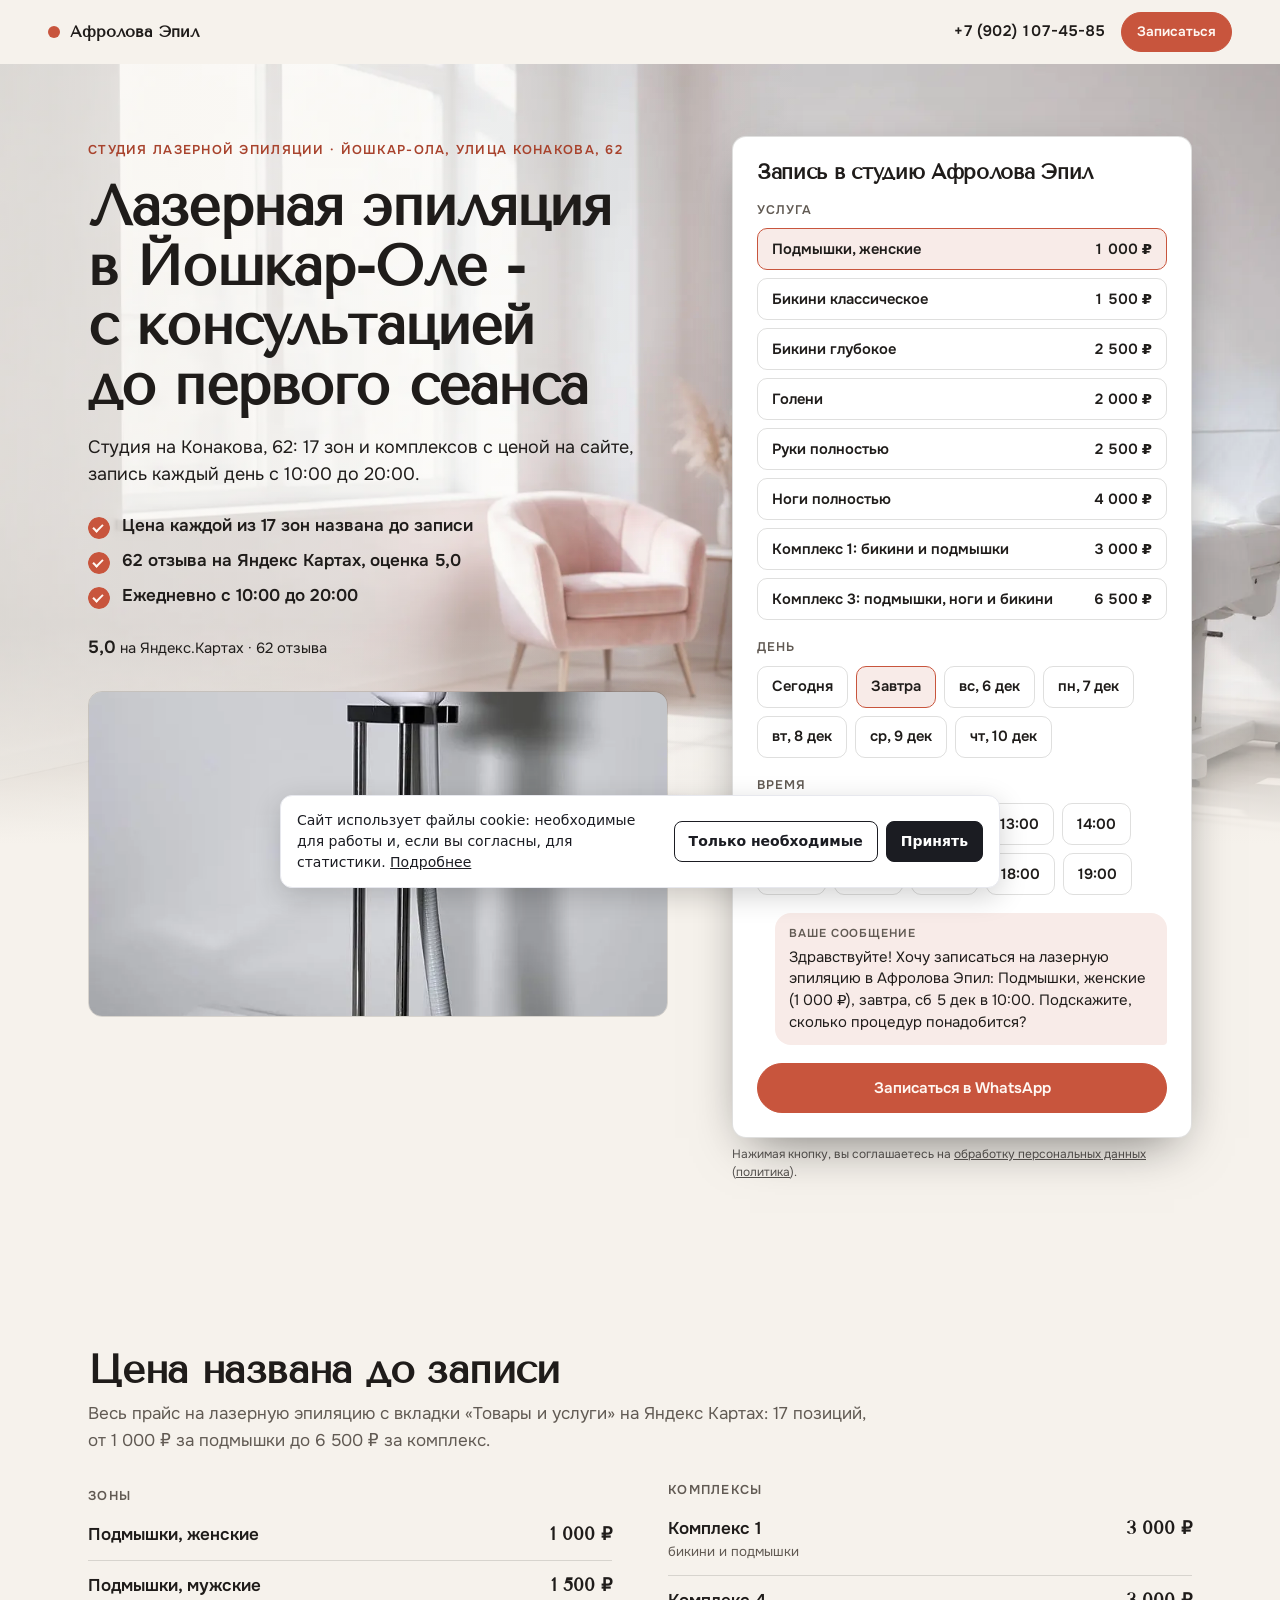
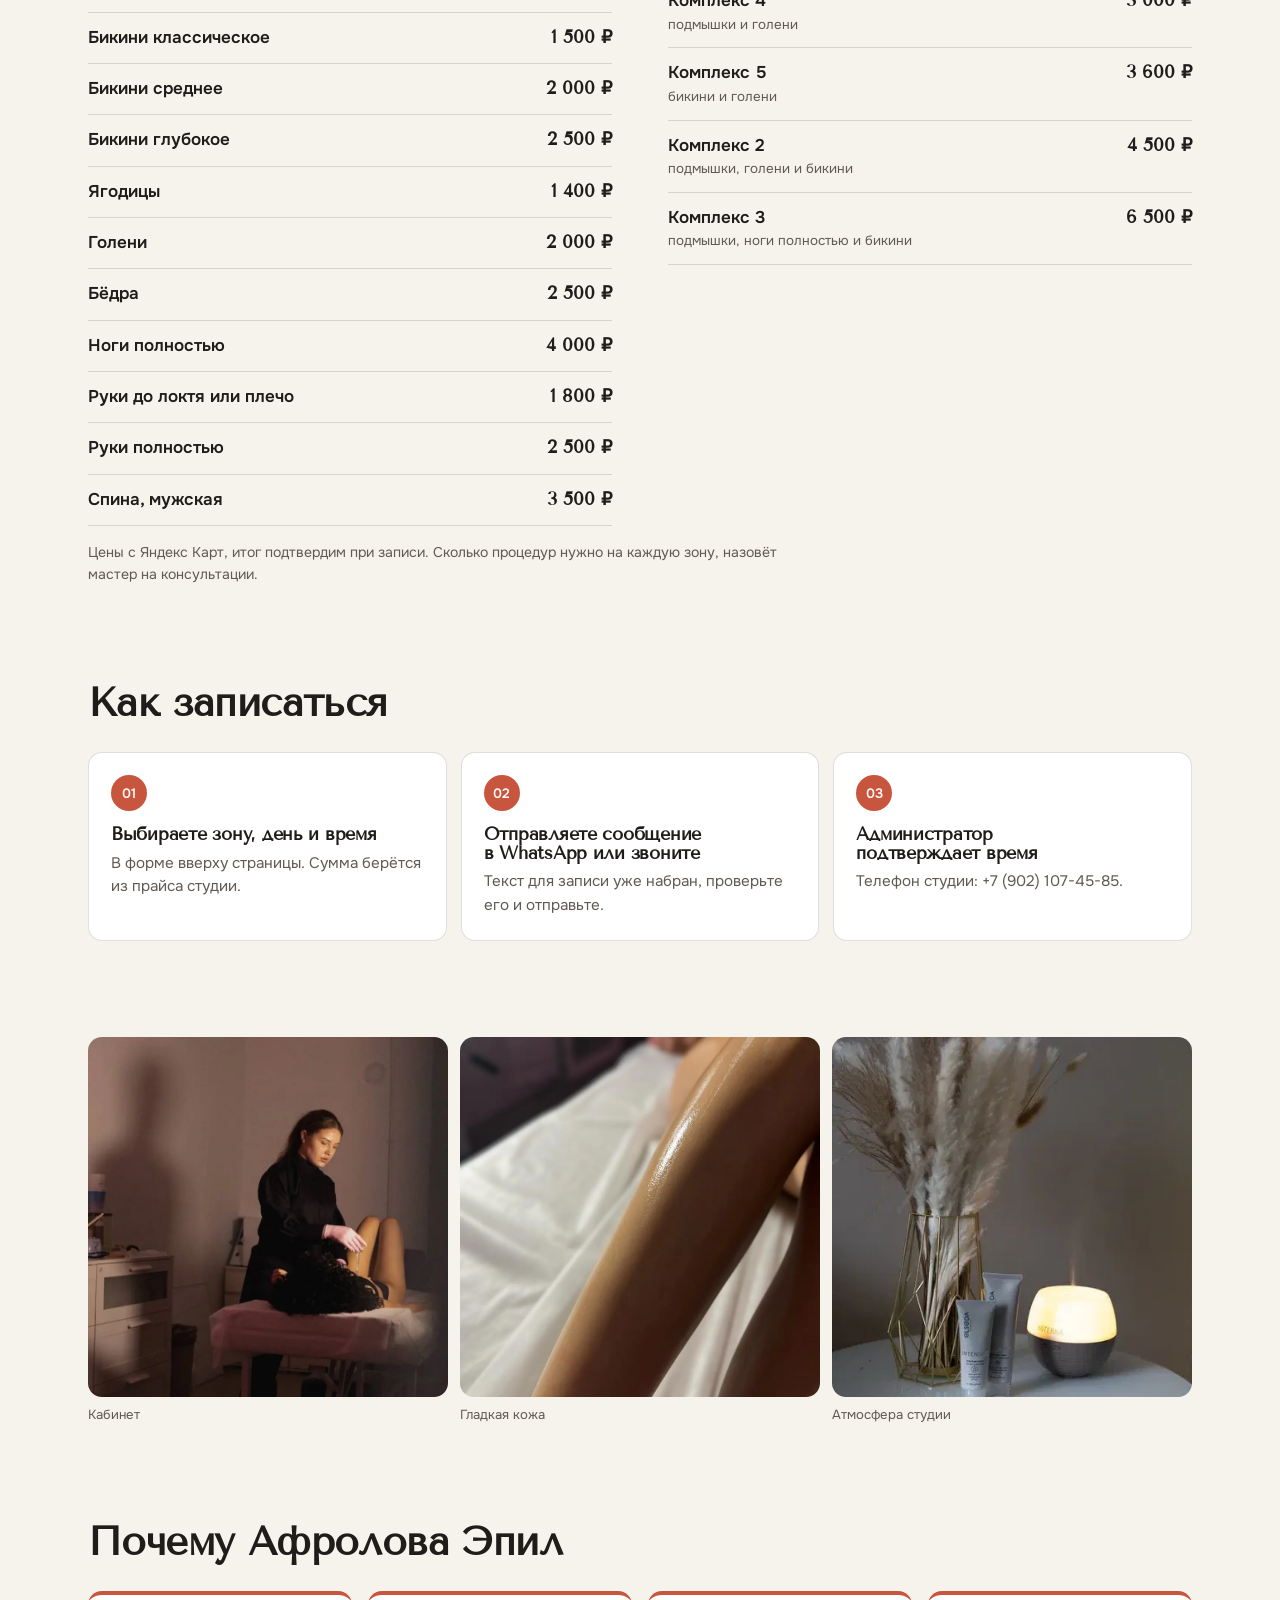
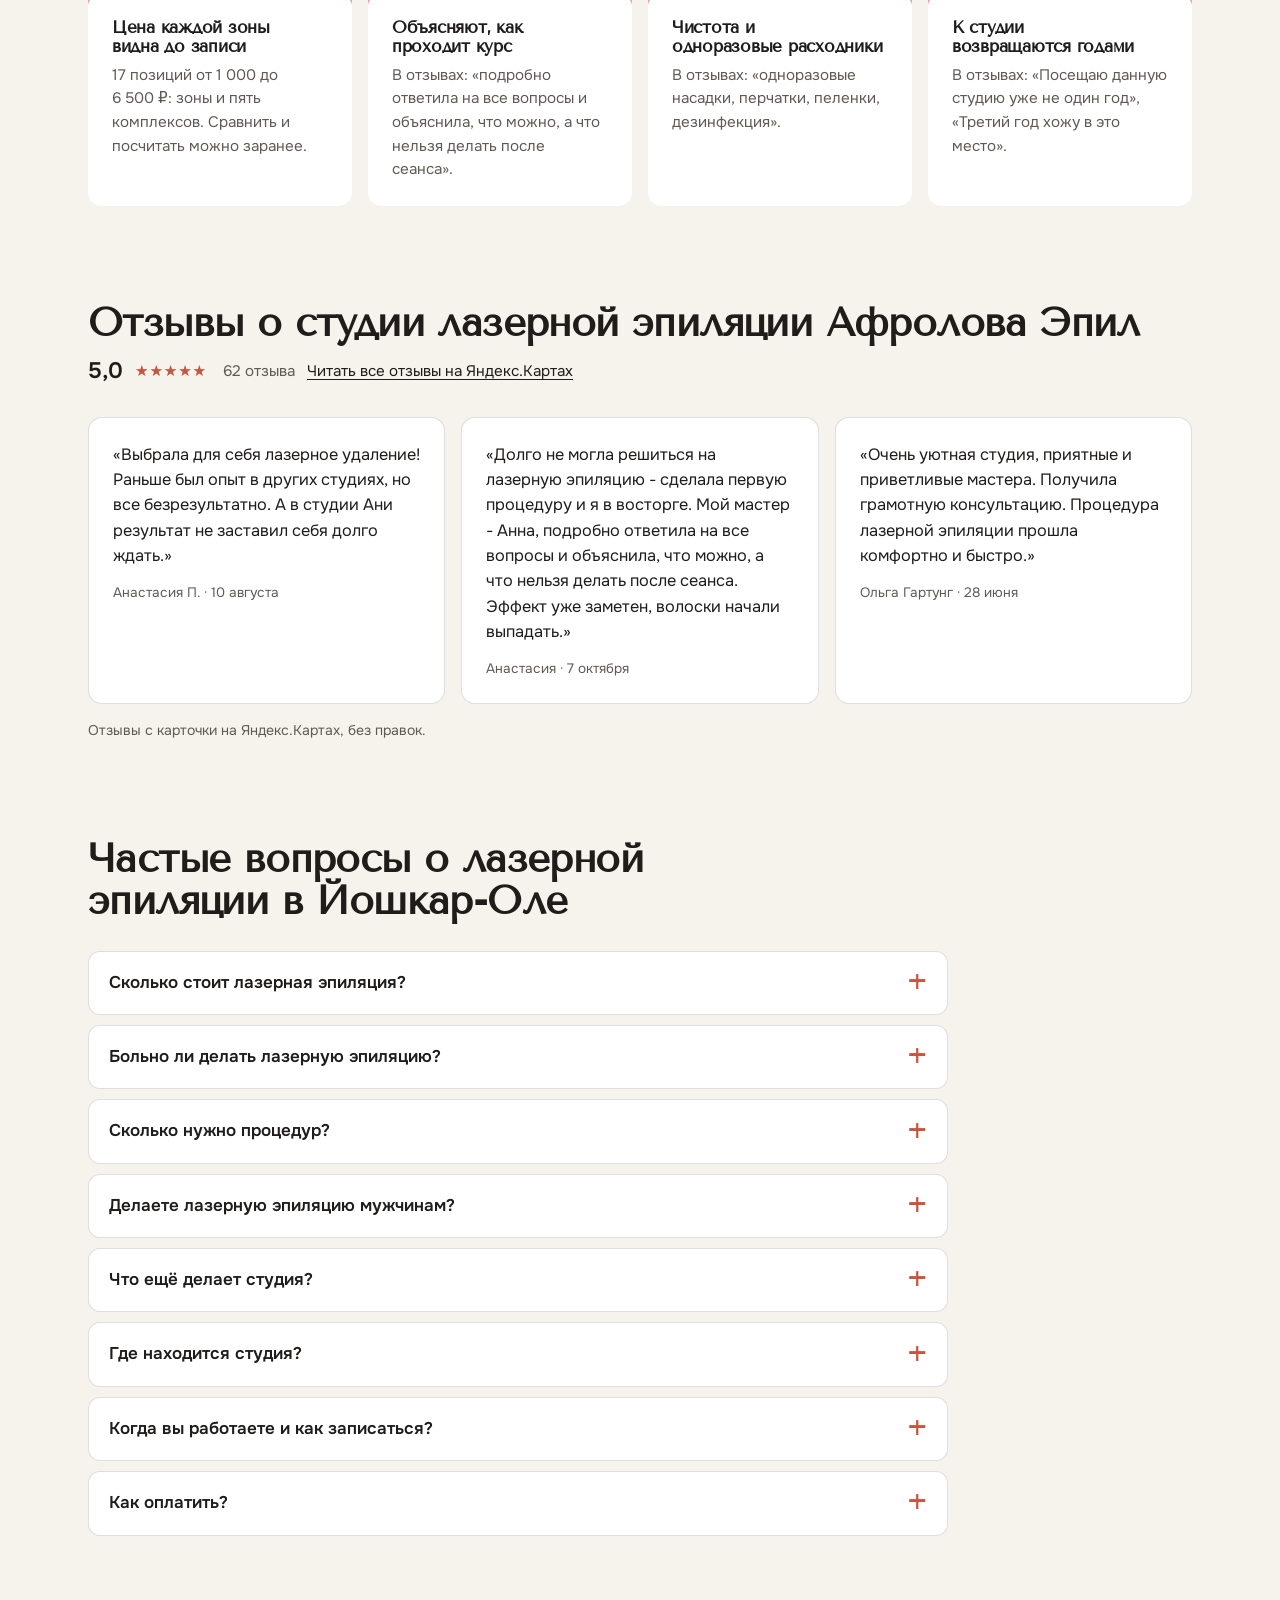
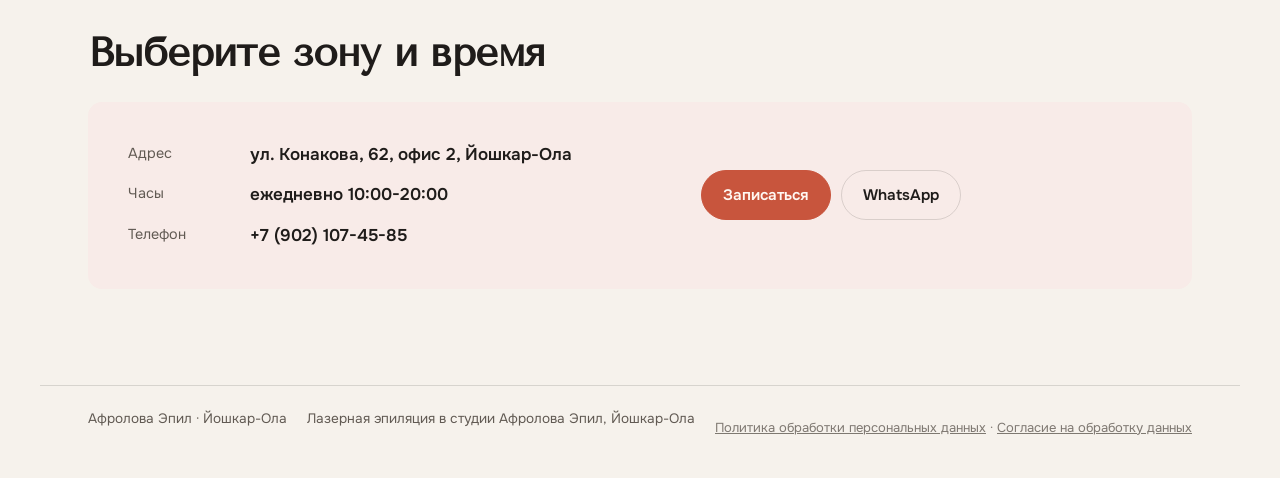
<file: index.html>
<!doctype html>
<html lang="ru">
<head>
<meta charset="utf-8">
<meta name="robots" content="noindex, nofollow" data-publish>
<meta name="viewport" content="width=device-width, initial-scale=1, viewport-fit=cover">
<title>Лазерная эпиляция в Йошкар-Оле - студия Афролова Эпил, Конакова, 62</title>
<link rel="canonical" href="https://ajax55sv-cell.github.io/afrolova-epil-yoshkar-ola/">
<meta name="description" content="Лазерная эпиляция в Йошкар-Оле, улица Конакова, 62: 17 зон и комплексов, цены от 1 000 ₽ известны до записи. 62 отзыва на Яндекс Картах, оценка 5,0. Ежедневно с 10:00 до 20:00.">
<meta property="og:type" content="website">
<meta property="og:url" content="https://ajax55sv-cell.github.io/afrolova-epil-yoshkar-ola/">
<meta property="og:site_name" content="Афролова Эпил">
<meta property="og:locale" content="ru_RU">
<meta property="og:title" content="Лазерная эпиляция в Йошкар-Оле - студия Афролова Эпил">
<meta property="og:description" content="Лазерная эпиляция в Йошкар-Оле, улица Конакова, 62: 17 зон и комплексов, цены от 1 000 ₽ известны до записи. 62 отзыва на Яндекс Картах, оценка 5,0. Ежедневно с 10:00 до 20:00.">
<meta property="og:image" content="https://ajax55sv-cell.github.io/afrolova-epil-yoshkar-ola/assets/og.jpg">
<link rel="preload" as="image" href="assets/hero.webp" fetchpriority="high">
<link rel="icon" href="data:image/svg+xml,%3Csvg xmlns=%27http://www.w3.org/2000/svg%27 viewBox=%270 0 32 32%27%3E%3Crect x=%276%27 y=%276%27 width=%2720%27 height=%2720%27 rx=%275%27 fill=%27%23c8553d%27/%3E%3C/svg%3E">
<link rel="preload" href="assets/fonts/tenor-sans-400-cyrillic.woff2" as="font" type="font/woff2" crossorigin>
<link rel="preload" href="assets/fonts/onest-400-cyrillic.woff2" as="font" type="font/woff2" crossorigin>
<style>@font-face { font-family: "Onest"; font-style: normal; font-weight: 400; font-display: swap; src: url("assets/fonts/onest-400-cyrillic.woff2") format("woff2"); unicode-range: U+0301, U+0400-045F, U+0490-0491, U+04B0-04B1, U+2116; }
@font-face { font-family: "Onest"; font-style: normal; font-weight: 400; font-display: swap; src: url("assets/fonts/onest-400-latin.woff2") format("woff2"); unicode-range: U+0000-00FF, U+0131, U+0152-0153, U+02BB-02BC, U+02C6, U+02DA, U+02DC, U+0304, U+0308, U+0329, U+2000-206F, U+20AC, U+2122, U+2191, U+2193, U+2212, U+2215, U+FEFF, U+FFFD; }
@font-face { font-family: "Onest"; font-style: normal; font-weight: 500; font-display: swap; src: url("assets/fonts/onest-500-cyrillic.woff2") format("woff2"); unicode-range: U+0301, U+0400-045F, U+0490-0491, U+04B0-04B1, U+2116; }
@font-face { font-family: "Onest"; font-style: normal; font-weight: 500; font-display: swap; src: url("assets/fonts/onest-500-latin.woff2") format("woff2"); unicode-range: U+0000-00FF, U+0131, U+0152-0153, U+02BB-02BC, U+02C6, U+02DA, U+02DC, U+0304, U+0308, U+0329, U+2000-206F, U+20AC, U+2122, U+2191, U+2193, U+2212, U+2215, U+FEFF, U+FFFD; }
@font-face { font-family: "Onest"; font-style: normal; font-weight: 600; font-display: swap; src: url("assets/fonts/onest-600-cyrillic.woff2") format("woff2"); unicode-range: U+0301, U+0400-045F, U+0490-0491, U+04B0-04B1, U+2116; }
@font-face { font-family: "Onest"; font-style: normal; font-weight: 600; font-display: swap; src: url("assets/fonts/onest-600-latin.woff2") format("woff2"); unicode-range: U+0000-00FF, U+0131, U+0152-0153, U+02BB-02BC, U+02C6, U+02DA, U+02DC, U+0304, U+0308, U+0329, U+2000-206F, U+20AC, U+2122, U+2191, U+2193, U+2212, U+2215, U+FEFF, U+FFFD; }
@font-face { font-family: "Tenor Sans"; font-style: normal; font-weight: 400; font-display: swap; src: url("assets/fonts/tenor-sans-400-cyrillic.woff2") format("woff2"); unicode-range: U+0301, U+0400-045F, U+0490-0491, U+04B0-04B1, U+2116; }
@font-face { font-family: "Tenor Sans"; font-style: normal; font-weight: 400; font-display: swap; src: url("assets/fonts/tenor-sans-400-latin.woff2") format("woff2"); unicode-range: U+0000-00FF, U+0131, U+0152-0153, U+02BB-02BC, U+02C6, U+02DA, U+02DC, U+0304, U+0308, U+0329, U+2000-206F, U+20AC, U+2122, U+2191, U+2193, U+2212, U+2215, U+FEFF, U+FFFD; }
:root { --c-canvas: #f6f2ec; --c-surface: #ffffff; --c-ink: #1f1c1a; --c-ink-soft: #615a53; --c-accent: #c8553d; --c-accent-ink: #fff8f3; --c-accent-deep: #a8432d; --f-display: "Tenor Sans", "Georgia", serif; --f-text: "Onest", "Segoe UI", system-ui, sans-serif; --h1k: 1; }
</style>
<link rel="stylesheet" href="style-prod.css">
<script type="application/ld+json">[{"@context":"https://schema.org","@type":"BeautySalon","name":"Афролова Эпил","description":"Студия лазерной эпиляции в Йошкар-Оле: подмышки, бикини, ноги, руки, спина и комплексы.","url":"https://ajax55sv-cell.github.io/afrolova-epil-yoshkar-ola/","image":"https://ajax55sv-cell.github.io/afrolova-epil-yoshkar-ola/assets/og.jpg","telephone":"+79021074585","priceRange":"1000-6500 RUB","openingHoursSpecification":[{"@type":"OpeningHoursSpecification","dayOfWeek":["Monday","Tuesday","Wednesday","Thursday","Friday","Saturday","Sunday"],"opens":"10:00","closes":"20:00"}],"address":{"@type":"PostalAddress","streetAddress":"улица Конакова, 62, офис 2","addressLocality":"Йошкар-Ола","addressRegion":"Республика Марий Эл","addressCountry":"RU"},"aggregateRating":{"@type":"AggregateRating","ratingValue":"5.0","ratingCount":"84","reviewCount":"62"},"sameAs":["https://yandex.ru/maps/org/afrolova_epil/241697438346/"]},{"@context":"https://schema.org","@type":"FAQPage","mainEntity":[{"@type":"Question","name":"Сколько стоит лазерная эпиляция?","acceptedAnswer":{"@type":"Answer","text":"Подмышки женские - 1 000 ₽, классическое бикини - 1 500 ₽, голени - 2 000 ₽, ноги полностью - 4 000 ₽. Полный прайс на 17 зон и комплексов - выше на странице."}},{"@type":"Question","name":"Больно ли делать лазерную эпиляцию?","acceptedAnswer":{"@type":"Answer","text":"Ощущения зависят от зоны и от кожи. На консультации мастер объясняет, как проходит процедура, и подбирает настройки под вас."}},{"@type":"Question","name":"Сколько нужно процедур?","acceptedAnswer":{"@type":"Answer","text":"Это зависит от зоны и типа волос, число процедур называет мастер на консультации."}},{"@type":"Question","name":"Делаете лазерную эпиляцию мужчинам?","acceptedAnswer":{"@type":"Answer","text":"Да. Подмышки - 1 500 ₽, спина - 3 500 ₽."}},{"@type":"Question","name":"Что ещё делает студия?","acceptedAnswer":{"@type":"Answer","text":"Депиляцию воском и шугарингом, электроэпиляцию и массаж. Цены назовёт администратор при записи."}},{"@type":"Question","name":"Где находится студия?","acceptedAnswer":{"@type":"Answer","text":"Йошкар-Ола, улица Конакова, 62, офис 2. Рядом есть парковка."}},{"@type":"Question","name":"Когда вы работаете и как записаться?","acceptedAnswer":{"@type":"Answer","text":"Ежедневно с 10:00 до 20:00. Запись через форму на сайте, в WhatsApp или по телефону +7 (902) 107-45-85."}},{"@type":"Question","name":"Как оплатить?","acceptedAnswer":{"@type":"Answer","text":"Наличными, картой или по QR-коду."}}]}]</script>
<style>
/* legal-add */
.legal-links{margin-top:10px;font-size:13px;opacity:.8;hyphens:none}
.legal-links a{color:inherit}
.ckn{margin:8px 0 0;font-size:12px;line-height:1.45;opacity:.75;hyphens:none}
.ckn a{color:inherit;text-decoration:underline}
.ckb{position:fixed;left:12px;right:12px;bottom:12px;z-index:9999;max-width:720px;margin:0 auto;padding:14px 16px;background:#fff;color:#1b1c22;border:1px solid #e7e8ee;border-radius:12px;box-shadow:0 8px 28px rgba(0,0,0,.18);font:400 14px/1.5 system-ui,-apple-system,"Segoe UI",Arial,sans-serif;hyphens:none;display:flex;gap:12px;align-items:center;flex-wrap:wrap}
.ckb p{margin:0;flex:1 1 280px}
.ckb a{color:inherit;text-decoration:underline}
.ckb__b{display:flex;gap:8px;flex-wrap:wrap}
.ckb button{font:inherit;font-weight:600;padding:9px 14px;border-radius:8px;border:1px solid #1b1c22;background:#fff;color:#1b1c22;cursor:pointer}
.ckb button[data-v="all"]{background:#1b1c22;color:#fff}
</style>
</head>
<body class="s-prod" id="top" data-wa="79021074585" data-tg="" data-max="">
<header class="s-bar" data-s-bar>
  <a class="s-bar__brand" href="#top"><i aria-hidden="true"></i>Афролова Эпил</a>
  <div class="s-bar__right">
    <a class="s-bar__tel" href="tel:+79021074585">+7 (902) 107-45-85</a>
    <a class="s-btn s-btn--sm" href="#widget">Записаться</a>
  </div>
</header>
<main>
  <section class="s-hero">
    <div class="s-hero__text">
      <p class="s-eyebrow">Студия лазерной эпиляции · <span class="nw">Йошкар-Ола</span>, улица Конакова, 62</p>
      <h1>Лазерная эпиляция в <span class="nw"><span class="nw">Йошкар-Оле</span></span> - с консультацией до первого сеанса</h1>
      <p class="s-lead">Студия на Конакова, 62: 17 зон и комплексов с ценой на сайте, запись каждый день с 10:00 до 20:00.</p>
      <ul class="s-ticks"><li>Цена каждой из 17 зон названа до записи</li><li>62 отзыва на Яндекс Картах, оценка 5,0</li><li>Ежедневно с 10:00 до 20:00</li></ul>
      <p class="s-rating"><b>5,0</b> на Яндекс.Картах · 62 отзыва</p>
      <figure class="s-hero__photo"><img class="" src="assets/apparat.webp" alt="Белый лазерный аппарат на стойке у светлой стены в студии Афролова Эпил" loading="lazy" decoding="async"></figure>
    </div>
    <div class="s-hero__widget" id="widget"><form class="s-widget" data-s-booking data-days="7" data-closed="" data-slots="10:00,11:00,12:00,13:00,14:00,15:00,16:00,17:00,18:00,19:00" data-message="Здравствуйте! Хочу записаться на лазерную эпиляцию в Афролова Эпил: {услуга}, {день} в {время}. Подскажите, сколько процедур понадобится?" onsubmit="return false">
      <h2 class="s-widget__title">Запись в студию Афролова Эпил</h2>
      <fieldset><legend>Услуга</legend>
        <div class="s-chips s-chips--col"><label class="s-chip s-chip--row"><input type="radio" name="svc" value="0" data-name="Подмышки, женские" data-price="1000" data-from="" data-min="" checked><span>Подмышки, женские</span><b>1 000 ₽</b></label><label class="s-chip s-chip--row"><input type="radio" name="svc" value="1" data-name="Бикини классическое" data-price="1500" data-from="" data-min=""><span>Бикини классическое</span><b>1 500 ₽</b></label><label class="s-chip s-chip--row"><input type="radio" name="svc" value="2" data-name="Бикини глубокое" data-price="2500" data-from="" data-min=""><span>Бикини глубокое</span><b>2 500 ₽</b></label><label class="s-chip s-chip--row"><input type="radio" name="svc" value="3" data-name="Голени" data-price="2000" data-from="" data-min=""><span>Голени</span><b>2 000 ₽</b></label><label class="s-chip s-chip--row"><input type="radio" name="svc" value="4" data-name="Руки полностью" data-price="2500" data-from="" data-min=""><span>Руки полностью</span><b>2 500 ₽</b></label><label class="s-chip s-chip--row"><input type="radio" name="svc" value="5" data-name="Ноги полностью" data-price="4000" data-from="" data-min=""><span>Ноги полностью</span><b>4 000 ₽</b></label><label class="s-chip s-chip--row"><input type="radio" name="svc" value="6" data-name="Комплекс 1: бикини и подмышки" data-price="3000" data-from="" data-min=""><span>Комплекс 1: бикини и подмышки</span><b>3 000 ₽</b></label><label class="s-chip s-chip--row"><input type="radio" name="svc" value="7" data-name="Комплекс 3: подмышки, ноги и бикини" data-price="6500" data-from="" data-min=""><span>Комплекс 3: подмышки, ноги и бикини</span><b>6 500 ₽</b></label></div>
      </fieldset>
      <fieldset><legend>День</legend><div class="s-chips" data-s-days></div></fieldset>
      <fieldset><legend>Время</legend><div class="s-chips" data-s-times></div></fieldset>
      <div class="s-bubble" aria-live="polite"><span class="s-bubble__label">Ваше сообщение</span><p data-s-bubble></p></div>
      <div class="s-send">
        <a class="s-btn s-btn--wide" data-s-msg="whatsapp" href="#">Записаться в WhatsApp</a>
        
      </div>
      <p class="s-send__note" data-s-copied hidden>Текст скопирован - вставьте его в чат.</p>
      
    </form><p class="ckn">Нажимая кнопку, вы соглашаетесь на <a href="soglasie.html">обработку персональных данных</a> (<a href="politika.html">политика</a>).</p></div>
    <figure class="s-hero__bg" aria-hidden="true"><img class="" src="assets/hero.webp" alt="Светлый кабинет лазерной эпиляции: аппарат на стойке, кушетка и розовое кресло" decoding="async" fetchpriority="high"></figure>
  </section>

  

  <section class="s-section s-reveal" id="prices">
    <header class="s-section__head"><h2>Цена названа до записи</h2><p>Весь прайс на лазерную эпиляцию с вкладки «Товары и услуги» на Яндекс Картах: 17 позиций, от 1 000 ₽ за подмышки до 6 500 ₽ за комплекс.</p></header>
    <div class="s-board"><div class="s-board__group">
      <h3 class="s-board__title">Зоны</h3>
      <ul class="s-board__list">
        <li class="s-board__row"><span class="s-board__name">Подмышки, женские</span><span class="s-board__dots" aria-hidden="true"></span><span class="s-board__price">1 000 ₽</span></li>
        <li class="s-board__row"><span class="s-board__name">Подмышки, мужские</span><span class="s-board__dots" aria-hidden="true"></span><span class="s-board__price">1 500 ₽</span></li>
        <li class="s-board__row"><span class="s-board__name">Бикини классическое</span><span class="s-board__dots" aria-hidden="true"></span><span class="s-board__price">1 500 ₽</span></li>
        <li class="s-board__row"><span class="s-board__name">Бикини среднее</span><span class="s-board__dots" aria-hidden="true"></span><span class="s-board__price">2 000 ₽</span></li>
        <li class="s-board__row"><span class="s-board__name">Бикини глубокое</span><span class="s-board__dots" aria-hidden="true"></span><span class="s-board__price">2 500 ₽</span></li>
        <li class="s-board__row"><span class="s-board__name">Ягодицы</span><span class="s-board__dots" aria-hidden="true"></span><span class="s-board__price">1 400 ₽</span></li>
        <li class="s-board__row"><span class="s-board__name">Голени</span><span class="s-board__dots" aria-hidden="true"></span><span class="s-board__price">2 000 ₽</span></li>
        <li class="s-board__row"><span class="s-board__name">Бёдра</span><span class="s-board__dots" aria-hidden="true"></span><span class="s-board__price">2 500 ₽</span></li>
        <li class="s-board__row"><span class="s-board__name">Ноги полностью</span><span class="s-board__dots" aria-hidden="true"></span><span class="s-board__price">4 000 ₽</span></li>
        <li class="s-board__row"><span class="s-board__name">Руки до локтя или плечо</span><span class="s-board__dots" aria-hidden="true"></span><span class="s-board__price">1 800 ₽</span></li>
        <li class="s-board__row"><span class="s-board__name">Руки полностью</span><span class="s-board__dots" aria-hidden="true"></span><span class="s-board__price">2 500 ₽</span></li>
        <li class="s-board__row"><span class="s-board__name">Спина, мужская</span><span class="s-board__dots" aria-hidden="true"></span><span class="s-board__price">3 500 ₽</span></li>
      </ul>
    </div>
<div class="s-board__group">
      <h3 class="s-board__title">Комплексы</h3>
      <ul class="s-board__list">
        <li class="s-board__row"><span class="s-board__name">Комплекс 1<em>бикини и подмышки</em></span><span class="s-board__dots" aria-hidden="true"></span><span class="s-board__price">3 000 ₽</span></li>
        <li class="s-board__row"><span class="s-board__name">Комплекс 4<em>подмышки и голени</em></span><span class="s-board__dots" aria-hidden="true"></span><span class="s-board__price">3 000 ₽</span></li>
        <li class="s-board__row"><span class="s-board__name">Комплекс 5<em>бикини и голени</em></span><span class="s-board__dots" aria-hidden="true"></span><span class="s-board__price">3 600 ₽</span></li>
        <li class="s-board__row"><span class="s-board__name">Комплекс 2<em>подмышки, голени и бикини</em></span><span class="s-board__dots" aria-hidden="true"></span><span class="s-board__price">4 500 ₽</span></li>
        <li class="s-board__row"><span class="s-board__name">Комплекс 3<em>подмышки, ноги полностью и бикини</em></span><span class="s-board__dots" aria-hidden="true"></span><span class="s-board__price">6 500 ₽</span></li>
      </ul>
    </div></div>
    <p class="s-note">Цены с Яндекс Карт, итог подтвердим при записи. Сколько процедур нужно на каждую зону, назовёт мастер на консультации.</p>
  </section>

  <section class="s-section s-reveal">
    <header class="s-section__head"><h2>Как записаться</h2></header>
    <ol class="s-steps">
      <li class="s-steps__item"><span class="s-steps__n">01</span><h3>Выбираете зону, день и время</h3><p>В форме вверху страницы. Сумма берётся из прайса студии.</p></li>
      <li class="s-steps__item"><span class="s-steps__n">02</span><h3>Отправляете сообщение в WhatsApp или звоните</h3><p>Текст для записи уже набран, проверьте его и отправьте.</p></li>
      <li class="s-steps__item"><span class="s-steps__n">03</span><h3>Администратор подтверждает время</h3><p>Телефон студии: +7 (902) 107-45-85.</p></li>
    </ol>
  </section>

  <section class="s-photos s-reveal" aria-label="Фото студии Афролова Эпил: кабинет, гладкая кожа, атмосфера"><h2 class="sr-only">Фото студии Афролова Эпил в Йошкар-Оле: кабинет, гладкая кожа, атмосфера</h2><figure><img class="" src="assets/kabinet.webp" alt="Мастер в чёрной форме проводит процедуру в кабинете студии" loading="lazy" decoding="async"><figcaption>Кабинет</figcaption></figure><figure><img class="" src="assets/kozha.webp" alt="Гладкая кожа ноги на белой простыне" loading="lazy" decoding="async"><figcaption>Гладкая кожа</figcaption></figure><figure><img class="" src="assets/atmosfera.webp" alt="Пампасная трава в вазе, свеча и уходовые средства на столике" loading="lazy" decoding="async"><figcaption>Атмосфера студии</figcaption></figure></section>

  <section class="s-section s-reveal">
    <header class="s-section__head"><h2>Почему Афролова Эпил</h2></header>
    <ul class="s-promises">
      <li><h3>Цена каждой зоны видна до записи</h3><p>17 позиций от 1 000 до 6 500 ₽: зоны и пять комплексов. Сравнить и посчитать можно заранее.</p></li>
      <li><h3>Объясняют, как проходит курс</h3><p>В отзывах: «подробно ответила на все вопросы и объяснила, что можно, а что нельзя делать после сеанса».</p></li>
      <li><h3>Чистота и одноразовые расходники</h3><p>В отзывах: «одноразовые насадки, перчатки, пеленки, дезинфекция».</p></li>
      <li><h3>К студии возвращаются годами</h3><p>В отзывах: «Посещаю данную студию уже не один год», «Третий год хожу в это место».</p></li>
    </ul>
  </section>

  <section class="s-section s-reveal">
    <header class="s-section__head s-section__head--reviews"><h2>Отзывы о студии лазерной эпиляции Афролова Эпил</h2><p class="s-reviews__rating"><span class="s-reviews__num">5,0</span><span class="s-reviews__stars" style="--r: 5" aria-label="рейтинг 5,0 из 5"></span><span class="s-reviews__count">62 отзыва</span><a class="s-reviews__all" href="https://yandex.ru/maps/org/afrolova_epil/241697438346/" target="_blank" rel="noopener">Читать все отзывы на Яндекс.Картах</a></p></header>
    <ul class="s-reviews">
      <li><blockquote>«Выбрала для себя лазерное удаление! Раньше был опыт в других студиях, но все безрезультатно. А в студии Ани результат не заставил себя долго ждать.»</blockquote><p class="s-reviews__who">Анастасия П. · 10 августа</p></li>
      <li><blockquote>«Долго не могла решиться на лазерную эпиляцию - сделала первую процедуру и я в восторге. Мой мастер - Анна, подробно ответила на все вопросы и объяснила, что можно, а что нельзя делать после сеанса. Эффект уже заметен, волоски начали выпадать.»</blockquote><p class="s-reviews__who">Анастасия · 7 октября</p></li>
      <li><blockquote>«Очень уютная студия, приятные и приветливые мастера. Получила грамотную консультацию. Процедура лазерной эпиляции прошла комфортно и быстро.»</blockquote><p class="s-reviews__who">Ольга Гартунг · 28 июня</p></li>
    </ul>
    <p class="s-note">Отзывы с карточки на Яндекс.Картах, без правок.</p>
  </section>

  <section class="s-section s-reveal">
    <header class="s-section__head"><h2>Частые вопросы о лазерной эпиляции в <span class="nw">Йошкар-Оле</span></h2></header>
    <div class="s-faq"><details><summary>Сколько стоит лазерная эпиляция?</summary><p>Подмышки женские - 1 000 ₽, классическое бикини - 1 500 ₽, голени - 2 000 ₽, ноги полностью - 4 000 ₽. Полный прайс на 17 зон и комплексов - выше на странице.</p></details><details><summary>Больно ли делать лазерную эпиляцию?</summary><p>Ощущения зависят от зоны и от кожи. На консультации мастер объясняет, как проходит процедура, и подбирает настройки под вас.</p></details><details><summary>Сколько нужно процедур?</summary><p>Это зависит от зоны и типа волос, число процедур называет мастер на консультации.</p></details><details><summary>Делаете лазерную эпиляцию мужчинам?</summary><p>Да. Подмышки - 1 500 ₽, спина - 3 500 ₽.</p></details><details><summary>Что ещё делает студия?</summary><p>Депиляцию воском и шугарингом, электроэпиляцию и массаж. Цены назовёт администратор при записи.</p></details><details><summary>Где находится студия?</summary><p><span class="nw">Йошкар-Ола</span>, улица Конакова, 62, офис 2. Рядом есть парковка.</p></details><details><summary>Когда вы работаете и как записаться?</summary><p>Ежедневно с 10:00 до 20:00. Запись через форму на сайте, в WhatsApp или по телефону +7 (902) 107-45-85.</p></details><details><summary>Как оплатить?</summary><p>Наличными, картой или по QR-коду.</p></details></div>
  </section>

  <section class="s-section s-final s-reveal" id="contacts">
    <header class="s-section__head"><h2>Выберите зону и время</h2></header>
    <div class="s-contacts">
      <dl>
        <div><dt>Адрес</dt><dd>ул. Конакова, 62, офис 2, <span class="nw">Йошкар-Ола</span></dd></div>
        <div><dt>Часы</dt><dd>ежедневно <span class="nw">10:00-20:00</span></dd></div>
        <div><dt>Телефон</dt><dd><a href="tel:+79021074585">+7 (902) 107-45-85</a></dd></div>
      </dl>
      <div class="s-contacts__actions">
        <a class="s-btn" href="#widget">Записаться</a>
        <a class="s-btn s-btn--ghost" data-s-msg="whatsapp" href="#">WhatsApp</a>
        
      </div>
    </div>
  </section>
</main>
<footer class="s-foot"><p>Афролова Эпил · <span class="nw">Йошкар-Ола</span></p><p>Лазерная эпиляция в студии Афролова Эпил, <span class="nw">Йошкар-Ола</span></p><p class="legal-links"><a href="politika.html">Политика обработки персональных данных</a> · <a href="soglasie.html">Согласие на обработку данных</a></p></footer>
<nav class="s-dock" aria-label="Быстрая связь"><a class="s-btn" href="#widget">Записаться</a><a class="s-btn s-btn--ghost" href="tel:+79021074585">Позвонить</a></nav>
<script src="style.js" defer></script>
<script>
(function(){var K='cookie-choice';try{if(localStorage.getItem(K))return}catch(e){}
var b=document.createElement('div');b.className='ckb';b.setAttribute('role','dialog');b.setAttribute('aria-label','Файлы cookie');
b.innerHTML='<p>Сайт использует файлы cookie: необходимые для работы и, если вы согласны, для статистики. <a href="politika.html">Подробнее</a></p><div class="ckb__b"><button type="button" data-v="necessary">Только необходимые</button><button type="button" data-v="all">Принять</button></div>';
b.addEventListener('click',function(e){var v=e.target.getAttribute&&e.target.getAttribute('data-v');if(!v)return;try{localStorage.setItem(K,v)}catch(x){}try{document.dispatchEvent(new CustomEvent('cookie-choice',{detail:v}))}catch(x){}b.remove()});
document.body.appendChild(b)})();
</script>
<!-- legal-add -->
</body>
</html>
</file>
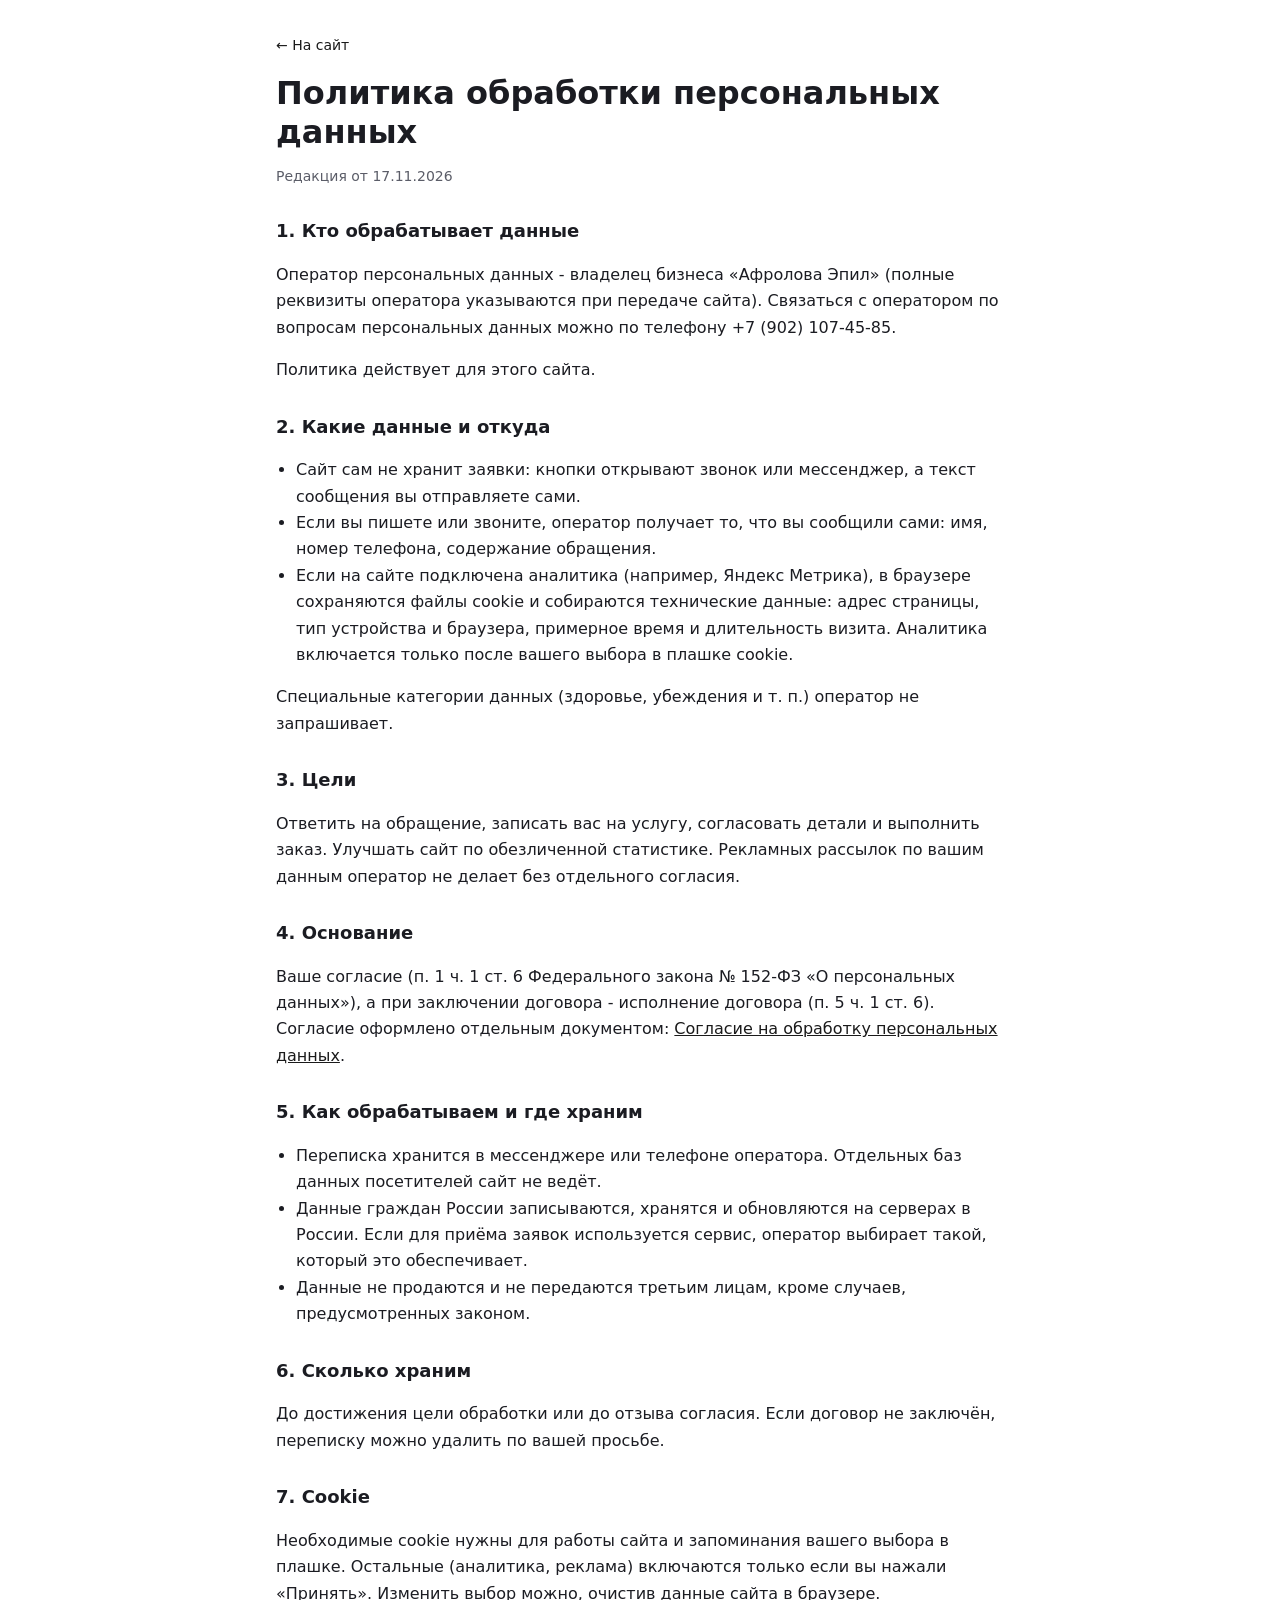
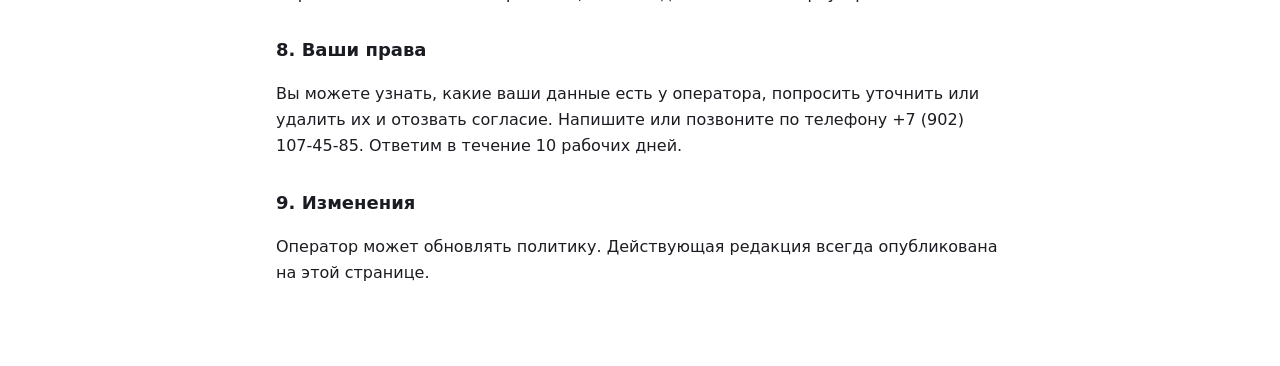
<file: politika.html>
<!doctype html>
<html lang="ru">
<head>
<meta charset="utf-8">
<meta name="viewport" content="width=device-width, initial-scale=1">
<title>Политика обработки персональных данных - Афролова Эпил</title>
<style>:root{--accent:#1a1a1a;--ink:#1b1c22;--ink-2:#5b5d68;--line:#e7e8ee}
*{box-sizing:border-box}
html,body,h1,h2,p,li{hyphens:none;-webkit-hyphens:none}
body{margin:0;background:#fff;color:var(--ink);font:400 16px/1.65 system-ui,-apple-system,"Segoe UI",Arial,sans-serif}
main{max-width:760px;margin:0 auto;padding:32px 16px 64px}
a{color:var(--accent)}
h1{font-size:clamp(24px,4vw,32px);line-height:1.2;margin:16px 0 6px}
h2{font-size:18px;margin:28px 0 8px}
.muted{color:var(--ink-2);font-size:14px}
.back{font-size:14px;text-decoration:none}
ul{padding-left:20px}</style>
</head>
<body>
<main>
<a class="back" href="./">← На сайт</a>
<h1>Политика обработки персональных данных</h1>
<p class="muted">Редакция от 17.11.2026</p>

<h2>1. Кто обрабатывает данные</h2>
<p>Оператор персональных данных - владелец бизнеса «Афролова Эпил» (полные реквизиты оператора указываются при передаче сайта). Связаться с оператором по вопросам персональных данных можно по телефону +7 (902) 107-45-85.</p>
<p>Политика действует для этого сайта.</p>

<h2>2. Какие данные и откуда</h2>
<ul>
<li>Сайт сам не хранит заявки: кнопки открывают звонок или мессенджер, а текст сообщения вы отправляете сами.</li>
<li>Если вы пишете или звоните, оператор получает то, что вы сообщили сами: имя, номер телефона, содержание обращения.</li>
<li>Если на сайте подключена аналитика (например, Яндекс Метрика), в браузере сохраняются файлы cookie и собираются технические данные: адрес страницы, тип устройства и браузера, примерное время и длительность визита. Аналитика включается только после вашего выбора в плашке cookie.</li>
</ul>
<p>Специальные категории данных (здоровье, убеждения и т. п.) оператор не запрашивает.</p>

<h2>3. Цели</h2>
<p>Ответить на обращение, записать вас на услугу, согласовать детали и выполнить заказ. Улучшать сайт по обезличенной статистике. Рекламных рассылок по вашим данным оператор не делает без отдельного согласия.</p>

<h2>4. Основание</h2>
<p>Ваше согласие (п. 1 ч. 1 ст. 6 Федерального закона № 152-ФЗ «О персональных данных»), а при заключении договора - исполнение договора (п. 5 ч. 1 ст. 6). Согласие оформлено отдельным документом: <a href="soglasie.html">Согласие на обработку персональных данных</a>.</p>

<h2>5. Как обрабатываем и где храним</h2>
<ul>
<li>Переписка хранится в мессенджере или телефоне оператора. Отдельных баз данных посетителей сайт не ведёт.</li>
<li>Данные граждан России записываются, хранятся и обновляются на серверах в России. Если для приёма заявок используется сервис, оператор выбирает такой, который это обеспечивает.</li>
<li>Данные не продаются и не передаются третьим лицам, кроме случаев, предусмотренных законом.</li>
</ul>

<h2>6. Сколько храним</h2>
<p>До достижения цели обработки или до отзыва согласия. Если договор не заключён, переписку можно удалить по вашей просьбе.</p>

<h2>7. Cookie</h2>
<p>Необходимые cookie нужны для работы сайта и запоминания вашего выбора в плашке. Остальные (аналитика, реклама) включаются только если вы нажали «Принять». Изменить выбор можно, очистив данные сайта в браузере.</p>

<h2>8. Ваши права</h2>
<p>Вы можете узнать, какие ваши данные есть у оператора, попросить уточнить или удалить их и отозвать согласие. Напишите или позвоните по телефону +7 (902) 107-45-85. Ответим в течение 10 рабочих дней.</p>

<h2>9. Изменения</h2>
<p>Оператор может обновлять политику. Действующая редакция всегда опубликована на этой странице.</p>

</main>
</body>
</html>
</file>
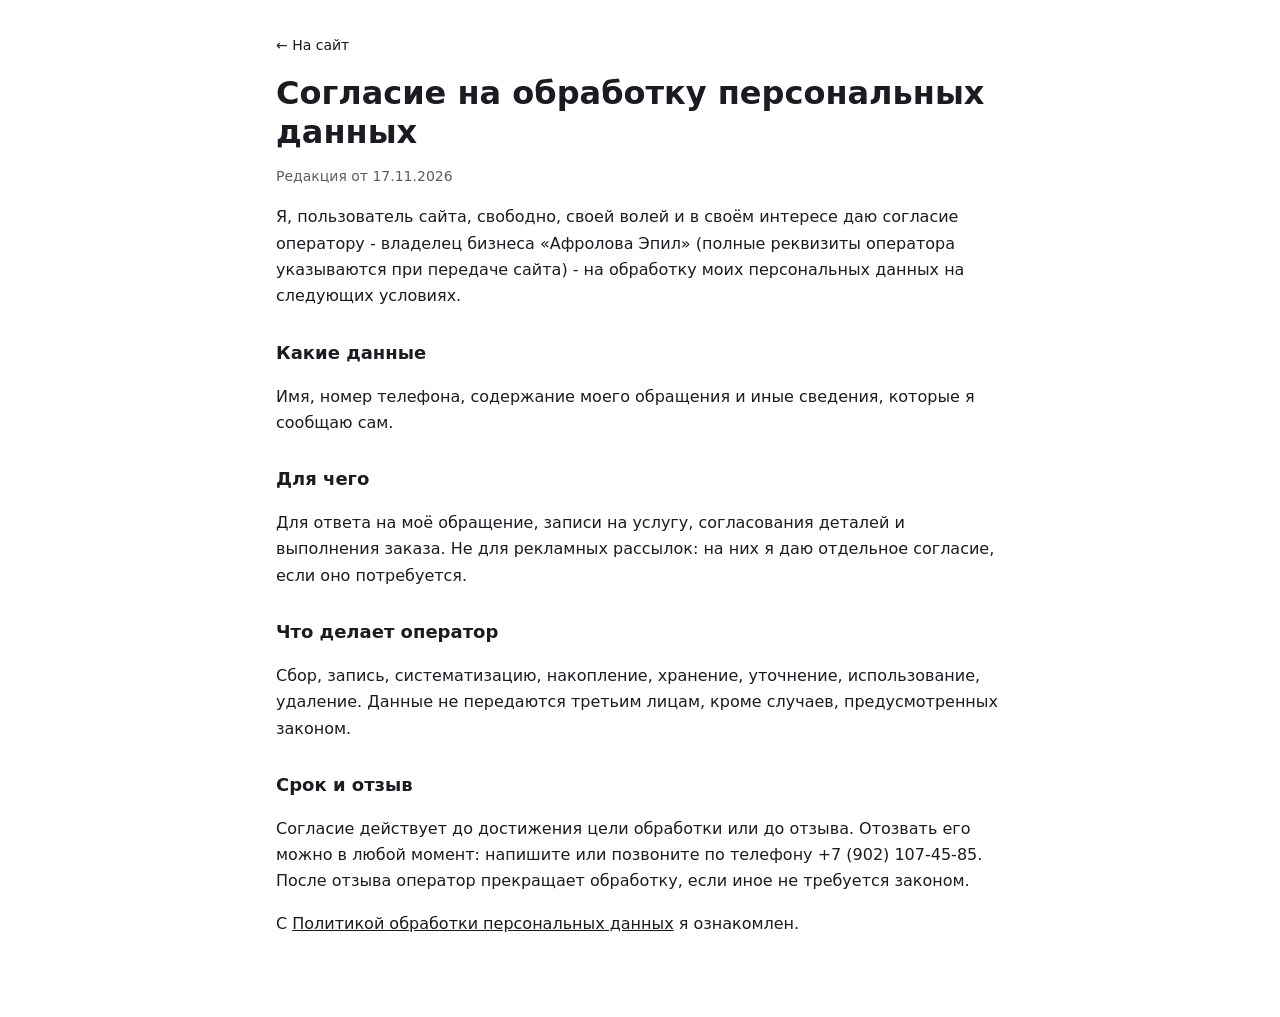
<file: soglasie.html>
<!doctype html>
<html lang="ru">
<head>
<meta charset="utf-8">
<meta name="viewport" content="width=device-width, initial-scale=1">
<title>Согласие на обработку персональных данных - Афролова Эпил</title>
<style>:root{--accent:#1a1a1a;--ink:#1b1c22;--ink-2:#5b5d68;--line:#e7e8ee}
*{box-sizing:border-box}
html,body,h1,h2,p,li{hyphens:none;-webkit-hyphens:none}
body{margin:0;background:#fff;color:var(--ink);font:400 16px/1.65 system-ui,-apple-system,"Segoe UI",Arial,sans-serif}
main{max-width:760px;margin:0 auto;padding:32px 16px 64px}
a{color:var(--accent)}
h1{font-size:clamp(24px,4vw,32px);line-height:1.2;margin:16px 0 6px}
h2{font-size:18px;margin:28px 0 8px}
.muted{color:var(--ink-2);font-size:14px}
.back{font-size:14px;text-decoration:none}
ul{padding-left:20px}</style>
</head>
<body>
<main>
<a class="back" href="./">← На сайт</a>
<h1>Согласие на обработку персональных данных</h1>
<p class="muted">Редакция от 17.11.2026</p>

<p>Я, пользователь сайта, свободно, своей волей и в своём интересе даю согласие оператору - владелец бизнеса «Афролова Эпил» (полные реквизиты оператора указываются при передаче сайта) - на обработку моих персональных данных на следующих условиях.</p>

<h2>Какие данные</h2>
<p>Имя, номер телефона, содержание моего обращения и иные сведения, которые я сообщаю сам.</p>

<h2>Для чего</h2>
<p>Для ответа на моё обращение, записи на услугу, согласования деталей и выполнения заказа. Не для рекламных рассылок: на них я даю отдельное согласие, если оно потребуется.</p>

<h2>Что делает оператор</h2>
<p>Сбор, запись, систематизацию, накопление, хранение, уточнение, использование, удаление. Данные не передаются третьим лицам, кроме случаев, предусмотренных законом.</p>

<h2>Срок и отзыв</h2>
<p>Согласие действует до достижения цели обработки или до отзыва. Отозвать его можно в любой момент: напишите или позвоните по телефону +7 (902) 107-45-85. После отзыва оператор прекращает обработку, если иное не требуется законом.</p>

<p>С <a href="politika.html">Политикой обработки персональных данных</a> я ознакомлен.</p>

</main>
</body>
</html>
</file>
<file: style-prod.css>
/* Стиль «Продающий»: лендинг под заявки. Главная деталь – калькулятор или онлайн-запись на первом экране
   и живое «сообщение-превью», которое уходит владельцу в мессенджер. Цвета и шрифты – из палитры ниши. */
*, *::before, *::after { box-sizing: border-box; }
:root {
  --hair: color-mix(in srgb, var(--c-ink) 14%, transparent);
  --tint: color-mix(in srgb, var(--c-accent) 12%, var(--c-surface));
  --wrap: 1200px; --gut: clamp(16px, 4vw, 48px);
  --r: 14px;
  --shadow: 0 18px 50px -18px color-mix(in srgb, #000 55%, transparent);
}
html { scroll-behavior: smooth; -webkit-text-size-adjust: 100%; overflow-x: clip; }
body { margin: 0; background: var(--c-canvas); color: var(--c-ink); font: 400 17px/1.55 var(--f-text); -webkit-font-smoothing: antialiased; }
img { display: block; max-width: 100%; }
a { color: inherit; }
h1, h2, h3 { font-family: var(--f-display); font-weight: 700; line-height: 1.06; margin: 0; letter-spacing: -.015em; text-wrap: balance; }
p { margin: 0; }
fieldset { border: 0; margin: 0; padding: 0; min-width: 0; }
:focus-visible { outline: 2px solid var(--c-accent); outline-offset: 3px; border-radius: 4px; }

.s-btn { display: inline-flex; align-items: center; justify-content: center; min-height: 50px; padding: 0 1.4em; border-radius: 999px;
  background: var(--c-accent); color: var(--c-accent-ink); font: 700 .95rem/1.1 var(--f-text); text-decoration: none; border: 1px solid var(--c-accent);
  text-align: center; transition: filter .2s ease, transform .2s ease; cursor: pointer; }
.s-btn:hover { filter: brightness(1.07); }
.s-btn:active { transform: translateY(1px); }
.s-btn--sm { min-height: 40px; padding: 0 1.1em; font-size: .85rem; }
.s-btn--ghost { background: transparent; color: var(--c-ink); border-color: var(--hair); font-weight: 600; }
.s-btn--wide { flex: 1; }

/* шапка */
.s-bar { position: sticky; top: 0; z-index: 30; display: flex; align-items: center; justify-content: space-between; gap: 16px;
  padding: 10px var(--gut); background: color-mix(in srgb, var(--c-canvas) 88%, transparent); -webkit-backdrop-filter: blur(10px); backdrop-filter: blur(10px); }
.s-bar.is-scrolled { box-shadow: 0 1px 0 var(--hair); }
.s-bar__brand { font: 700 1rem/1 var(--f-display); text-decoration: none; display: inline-flex; align-items: center; gap: .6em; min-height: 44px; white-space: nowrap; min-width: 0; }
.s-bar__brand i { width: .75em; height: .75em; border-radius: 50%; background: var(--c-accent); }
.s-bar__right { display: flex; align-items: center; gap: 16px; }
.s-bar__tel { text-decoration: none; font-weight: 700; font-size: .95rem; font-variant-numeric: tabular-nums; }

main { max-width: var(--wrap); margin: 0 auto; padding: 0 var(--gut); }

/* первый экран: текст слева, виджет справа, фото ниши – приглушённым фоном */
.s-hero { position: relative; display: grid; grid-template-columns: minmax(0, 1fr) minmax(0, 460px); gap: clamp(28px, 5vw, 64px); align-items: start;
  padding: clamp(32px, 6vw, 72px) 0 clamp(40px, 6vw, 72px); isolation: isolate; }
.s-hero__bg { position: absolute; z-index: -1; margin: 0; top: 0; left: calc(50% - 50vw); width: 100vw; height: min(78%, 620px); overflow: hidden; }
.s-hero__bg img { width: 100%; height: 100%; object-fit: cover; opacity: .3; filter: saturate(.85); }
.s-hero__bg::after { content: ""; position: absolute; inset: 0; background: linear-gradient(180deg, color-mix(in srgb, var(--c-canvas) 40%, transparent), var(--c-canvas) 96%); }
/* фото бизнеса крупно в левой колонке: владелец узнаёт своё место с первого экрана */
.s-hero__photo { margin: 30px 0 0; }
.s-hero__photo img { width: 100%; aspect-ratio: 16 / 9; object-fit: cover; border-radius: var(--r); border: 1px solid var(--hair); }
.s-hero__photo figcaption { margin-top: 8px; font-size: .84rem; color: var(--c-ink-soft); }
.s-eyebrow { display: inline-block; font-size: .8rem; font-weight: 700; letter-spacing: .1em; text-transform: uppercase; color: var(--c-accent-deep, var(--c-accent)); margin-bottom: 16px; }
.s-hero h1 { font-size: calc(clamp(2.1rem, 4.4vw, 3.7rem) * var(--h1k, 1)); overflow-wrap: normal; hyphens: none; }
.s-lead { margin-top: 18px; font-size: 1.12rem; color: var(--c-ink-soft); max-width: 32em; }
.s-ticks { list-style: none; margin: 26px 0 0; padding: 0; display: grid; gap: 12px; }
.s-ticks li { position: relative; padding-left: 34px; font-weight: 600; line-height: 1.35; }
.s-ticks li::before { content: ""; position: absolute; left: 0; top: .1em; width: 22px; height: 22px; border-radius: 50%; background: var(--c-accent);
  -webkit-mask: radial-gradient(circle, #000 0 100%); }
.s-ticks li::after { content: ""; position: absolute; left: 7px; top: calc(.1em + 5px); width: 6px; height: 10px; border: solid var(--c-accent-ink); border-width: 0 2px 2px 0; transform: rotate(45deg); }
.s-rating { margin-top: 26px; font-size: .92rem; color: var(--c-ink-soft); }
.s-rating b { color: var(--c-ink); font-size: 1.1rem; }

/* виджет */
.s-hero__widget { position: sticky; top: 76px; }
.s-widget { background: var(--c-surface); border-radius: var(--r); padding: 24px; box-shadow: var(--shadow); display: grid; gap: 18px; border: 1px solid var(--hair); }
.s-widget__title { font-size: 1.3rem; }
.s-widget legend, .s-range label { font-size: .78rem; font-weight: 700; letter-spacing: .08em; text-transform: uppercase; color: var(--c-ink-soft); margin-bottom: 8px; padding: 0; }
.s-chips { display: flex; flex-wrap: wrap; gap: 8px; }
.s-chips--col { flex-direction: column; flex-wrap: nowrap; }
.s-chip { position: relative; display: inline-flex; align-items: center; gap: 10px; min-height: 42px; padding: 8px 14px; border-radius: 10px; border: 1px solid var(--hair);
  cursor: pointer; font-size: .92rem; font-weight: 600; transition: border-color .15s ease, background-color .15s ease; }
.s-chip--row { justify-content: space-between; }
.s-chip--row b { font-weight: 700; white-space: nowrap; font-variant-numeric: tabular-nums; }
.s-chip--row b small { font-weight: 500; color: var(--c-ink-soft); }
.s-chip__p { font-weight: 500; font-size: .8rem; color: var(--c-ink-soft); white-space: nowrap; }
.s-chip input { position: absolute; opacity: 0; pointer-events: none; }
.s-chip:has(input:checked) { border-color: var(--c-accent); background: var(--tint); }
.s-chip:has(input:focus-visible) { outline: 2px solid var(--c-accent); outline-offset: 2px; }
.s-chip[aria-disabled="true"] { opacity: .4; cursor: default; }
.s-check { display: flex; align-items: center; gap: 10px; font-weight: 600; font-size: .92rem; cursor: pointer; }
.s-check input { width: 20px; height: 20px; accent-color: var(--c-accent); }
.s-check b { margin-left: auto; font-variant-numeric: tabular-nums; }
.s-range { display: grid; gap: 6px; }
.s-range label { display: flex; justify-content: space-between; margin: 0; }
.s-range label b { color: var(--c-ink); font-size: 1rem; font-weight: 700; letter-spacing: 0; text-transform: none; font-variant-numeric: tabular-nums; }
.s-range input { width: 100%; accent-color: var(--c-accent); height: 28px; }
.s-total { display: flex; align-items: baseline; justify-content: space-between; gap: 12px; padding-top: 14px; border-top: 1px solid var(--hair); }
.s-total span { color: var(--c-ink-soft); font-weight: 600; }
.s-total b { font: 700 1.9rem/1 var(--f-display); font-variant-numeric: tabular-nums; color: var(--c-accent); }

/* сообщение-превью: пузырь чата */
.s-bubble { position: relative; background: var(--tint); border-radius: 16px 16px 4px 16px; padding: 12px 14px; margin-left: 18px; }
.s-bubble__label { display: block; font-size: .72rem; font-weight: 700; letter-spacing: .08em; text-transform: uppercase; color: var(--c-ink-soft); margin-bottom: 4px; }
.s-bubble p { font-size: .93rem; line-height: 1.45; }
.s-send { display: flex; gap: 8px; }
.s-send__note { font-size: .82rem; color: var(--c-accent-deep, var(--c-accent)); }
.s-demo { font-size: .78rem; color: var(--c-ink-soft); }

/* секции */
.s-section { padding: clamp(56px, 8vw, 96px) 0 0; }
.s-section__head { display: grid; gap: 10px; margin-bottom: 28px; max-width: 46em; }
.s-section__head h2 { font-size: clamp(1.7rem, 3.2vw, 2.5rem); }
.s-section__head p { color: var(--c-ink-soft); }
.s-note { margin-top: 16px; font-size: .88rem; color: var(--c-ink-soft); max-width: 52em; }

.s-incl { display: grid; grid-template-columns: 1fr 1fr; gap: 16px; }
.s-incl > div { background: var(--c-surface); border-radius: var(--r); padding: 26px; border: 1px solid var(--hair); }
.s-incl > div:first-child { background: var(--tint); border-color: transparent; }
.s-incl h3 { font-size: 1.1rem; margin-bottom: 14px; }
.s-incl ul { margin: 0; padding-left: 1.1em; display: grid; gap: 8px; }

.s-board { display: grid; grid-template-columns: repeat(auto-fit, minmax(min(100%, 420px), 1fr)); gap: 12px 56px; }
.s-board__title { font: 700 .8rem var(--f-text); letter-spacing: .1em; text-transform: uppercase; color: var(--c-ink-soft); margin: 6px 0; }
.s-board__list { list-style: none; margin: 0; padding: 0; }
.s-board__row { display: flex; align-items: baseline; gap: 10px; padding: 12px 0; border-bottom: 1px solid var(--hair); }
.s-board__name { font-weight: 600; }
.s-board__name em { display: block; font-style: normal; font-size: .84rem; color: var(--c-ink-soft); font-weight: 400; }
.s-board__dots { flex: 1; }
.s-board__price { font: 700 1.1rem/1 var(--f-display); font-variant-numeric: tabular-nums; white-space: nowrap; }
.s-board__price small { font: 500 .78rem var(--f-text); color: var(--c-ink-soft); }

.s-steps { list-style: none; margin: 0; padding: 0; display: grid; grid-template-columns: repeat(auto-fit, minmax(min(100%, 170px), 1fr)); gap: 14px; }
.s-steps__item { background: var(--c-surface); border-radius: var(--r); padding: 22px; border: 1px solid var(--hair); }
.s-steps__n { display: inline-grid; place-items: center; width: 36px; height: 36px; border-radius: 50%; background: var(--c-accent); color: var(--c-accent-ink); font: 700 .85rem var(--f-text); }
.s-steps h3 { font-size: 1.1rem; margin-top: 14px; overflow-wrap: normal; hyphens: none; }
.s-steps__item { min-width: 0; }
.s-steps p { margin-top: 8px; color: var(--c-ink-soft); font-size: .95rem; }

.s-photos { display: grid; grid-template-columns: repeat(3, 1fr); gap: 12px; padding-top: clamp(56px, 8vw, 96px); }
.s-photos figure { margin: 0; }
.s-photos img { width: 100%; aspect-ratio: 1 / 1; object-fit: cover; border-radius: var(--r); }
.s-photos figcaption { font-size: .82rem; color: var(--c-ink-soft); margin-top: 8px; }

.s-promises { list-style: none; margin: 0; padding: 0; display: grid; grid-template-columns: repeat(auto-fit, minmax(min(100%, 260px), 1fr)); gap: 16px; }
.s-promises li { border-radius: var(--r); padding: 24px; background: var(--c-surface); border-top: 4px solid var(--c-accent); display: grid; gap: 8px; align-content: start; }
.s-promises h3 { font-size: 1.08rem; }
.s-promises p { color: var(--c-ink-soft); font-size: .95rem; }

.s-reviews { list-style: none; margin: 0; padding: 0; display: grid; grid-template-columns: repeat(auto-fit, minmax(min(100%, 280px), 1fr)); gap: 16px; }
.s-reviews li { background: var(--c-surface); border-radius: var(--r); padding: 24px; display: grid; gap: 14px; align-content: start; border: 1px solid var(--hair); }
.s-reviews blockquote { margin: 0; font-size: 1.02rem; }
.s-reviews__who { font-size: .85rem; color: var(--c-ink-soft); }
.s-section__head--reviews { max-width: none; }
.s-reviews__rating { display: flex; flex-wrap: wrap; align-items: center; gap: 6px 12px; color: var(--c-ink-soft); font-size: .95rem; }
.s-reviews__num { font-weight: 700; font-size: 1.4rem; color: var(--c-ink); }
.s-reviews__stars { --r: 5; display: inline-block; width: 5em; height: 1em; font-size: .95rem; line-height: 1; letter-spacing: .05em; white-space: nowrap; color: color-mix(in srgb, var(--c-ink) 18%, transparent); position: relative; }
.s-reviews__stars::before { content: "★★★★★"; }
.s-reviews__stars::after { content: "★★★★★"; position: absolute; inset: 0; width: calc(var(--r) / 5 * 100%); overflow: hidden; color: var(--c-accent); }
.s-reviews__all { color: var(--c-ink); text-underline-offset: 3px; }
.s-reviews__all:hover { color: var(--c-accent-deep, var(--c-accent)); }

.s-faq { display: grid; gap: 10px; max-width: 860px; }
.s-faq details { background: var(--c-surface); border-radius: 12px; border: 1px solid var(--hair); }
.s-faq summary { cursor: pointer; list-style: none; padding: 18px 52px 18px 20px; font-weight: 700; position: relative; }
.s-faq summary::-webkit-details-marker { display: none; }
.s-faq summary::after { content: "+"; position: absolute; right: 20px; top: 50%; transform: translateY(-50%); font: 700 1.4rem/1 var(--f-display); color: var(--c-accent); }
.s-faq details[open] summary::after { content: "–"; }
.s-faq details p { padding: 0 20px 18px; color: var(--c-ink-soft); }

.s-contacts { display: grid; grid-template-columns: 1.2fr 1fr; gap: 32px; background: var(--tint); border-radius: var(--r); padding: clamp(22px, 4vw, 40px); align-items: center; }
.s-contacts dl { margin: 0; display: grid; gap: 14px; }
.s-contacts dl div { display: grid; grid-template-columns: 110px 1fr; gap: 12px; }
.s-contacts dt { color: var(--c-ink-soft); font-size: .9rem; }
.s-contacts dd { margin: 0; font-weight: 600; }
.s-contacts dd a { text-decoration: none; }
.s-contacts__actions { display: flex; flex-wrap: wrap; gap: 10px; }

.s-foot { max-width: var(--wrap); margin: clamp(56px, 8vw, 96px) auto 0; padding: 22px var(--gut) 40px; border-top: 1px solid var(--hair);
  display: flex; justify-content: space-between; gap: 16px; font-size: .85rem; color: var(--c-ink-soft); flex-wrap: wrap; }
.s-dock { display: none; }
.s-slot { border-bottom: 1px dashed currentColor; opacity: .75; white-space: nowrap; }

@media (prefers-reduced-motion: no-preference) {
  .s-reveal { opacity: 0; transform: translateY(14px); transition: opacity .5s ease, transform .5s cubic-bezier(.2, .7, .2, 1); }
  .s-reveal.is-in { opacity: 1; transform: none; }
  .s-hero__text, .s-hero__widget { animation: s-rise .6s cubic-bezier(.2, .7, .2, 1) both; }
  .s-hero__widget { animation-delay: .1s; }
}
@keyframes s-rise { from { opacity: 0; transform: translateY(12px); } }

@media (max-width: 960px) {
  .s-hero { grid-template-columns: 1fr; }
  .s-hero__widget { position: static; }
  .s-hero__bg { height: 420px; }
  .s-hero__photo { display: none; }
  .s-incl, .s-contacts { grid-template-columns: 1fr; }
}
@media (max-width: 640px) {
  body { font-size: 16px; padding-bottom: 76px; }
  .s-bar__tel { display: none; }
  .s-bar { gap: 10px; }
  .s-bar__brand { font-size: .92rem; overflow: hidden; text-overflow: ellipsis; }
  .s-bar .s-btn--sm { white-space: nowrap; font-size: .78rem; padding: 0 .8em; flex-shrink: 0; }
  .s-widget { padding: 18px; }
  .s-steps { grid-template-columns: 1fr; }
  .s-photos { grid-template-columns: 1fr 1fr; }
  .s-photos figure:first-child { grid-column: 1 / -1; }
  .s-photos figure:first-child img { aspect-ratio: 16 / 10; }
  .s-contacts dl div { grid-template-columns: 1fr; gap: 2px; }
  .s-send { flex-direction: column; }
  .s-dock { display: flex; gap: 8px; position: fixed; z-index: 40; left: 0; right: 0; bottom: 0; padding: 10px 12px calc(10px + env(safe-area-inset-bottom));
    background: color-mix(in srgb, var(--c-canvas) 92%, transparent); -webkit-backdrop-filter: blur(10px); backdrop-filter: blur(10px); box-shadow: 0 -1px 0 var(--hair); }
  .s-dock .s-btn { flex: 1; min-height: 48px; font-size: .88rem; padding: 0 .9em; white-space: nowrap; }
  .s-dock .s-btn:first-child { flex: 1.7; }
}

/* n05v1 */
html, body, h1, h2, h3, p, li { hyphens: none; -webkit-hyphens: none; }
.nw { white-space: nowrap; }
.sr-only .nw { white-space: normal; }
html, body { overflow-x: clip; }
.sr-only { position: absolute; width: 1px; height: 1px; margin: -1px; padding: 0; overflow: hidden; clip: rect(0 0 0 0); white-space: nowrap; border: 0; }
/* яркий первый экран: светлое фото в полную силу, лёгкая вуаль только слева под текстом */
.s-hero__bg { height: min(94%, 780px); }
.s-hero__bg img { opacity: 1; filter: saturate(1.06) brightness(1.02); object-position: 60% 50%; }
.s-hero__bg::after { background:
  linear-gradient(90deg, color-mix(in srgb, var(--c-canvas) 62%, transparent) 0%, color-mix(in srgb, var(--c-canvas) 40%, transparent) 30%, color-mix(in srgb, var(--c-canvas) 6%, transparent) 52%, transparent 64%),
  linear-gradient(180deg, transparent 0%, transparent 72%, var(--c-canvas) 100%); }
.s-hero__text .s-lead, .s-hero__text .s-rating { color: var(--c-ink); }
@media (max-width: 880px) {
  .s-hero__bg { height: 560px; }
  .s-hero__bg img { object-position: 70% 50%; }
  .s-hero__bg::after { background:
    linear-gradient(180deg, color-mix(in srgb, var(--c-canvas) 66%, transparent) 0%, color-mix(in srgb, var(--c-canvas) 36%, transparent) 50%, var(--c-canvas) 100%); }
}
/* длинный прайс: зоны и комплексы колонками */
.s-board { display: block; columns: 2 380px; column-gap: 56px; }
.s-board__group { break-inside: avoid; margin-bottom: 28px; }
</file>
